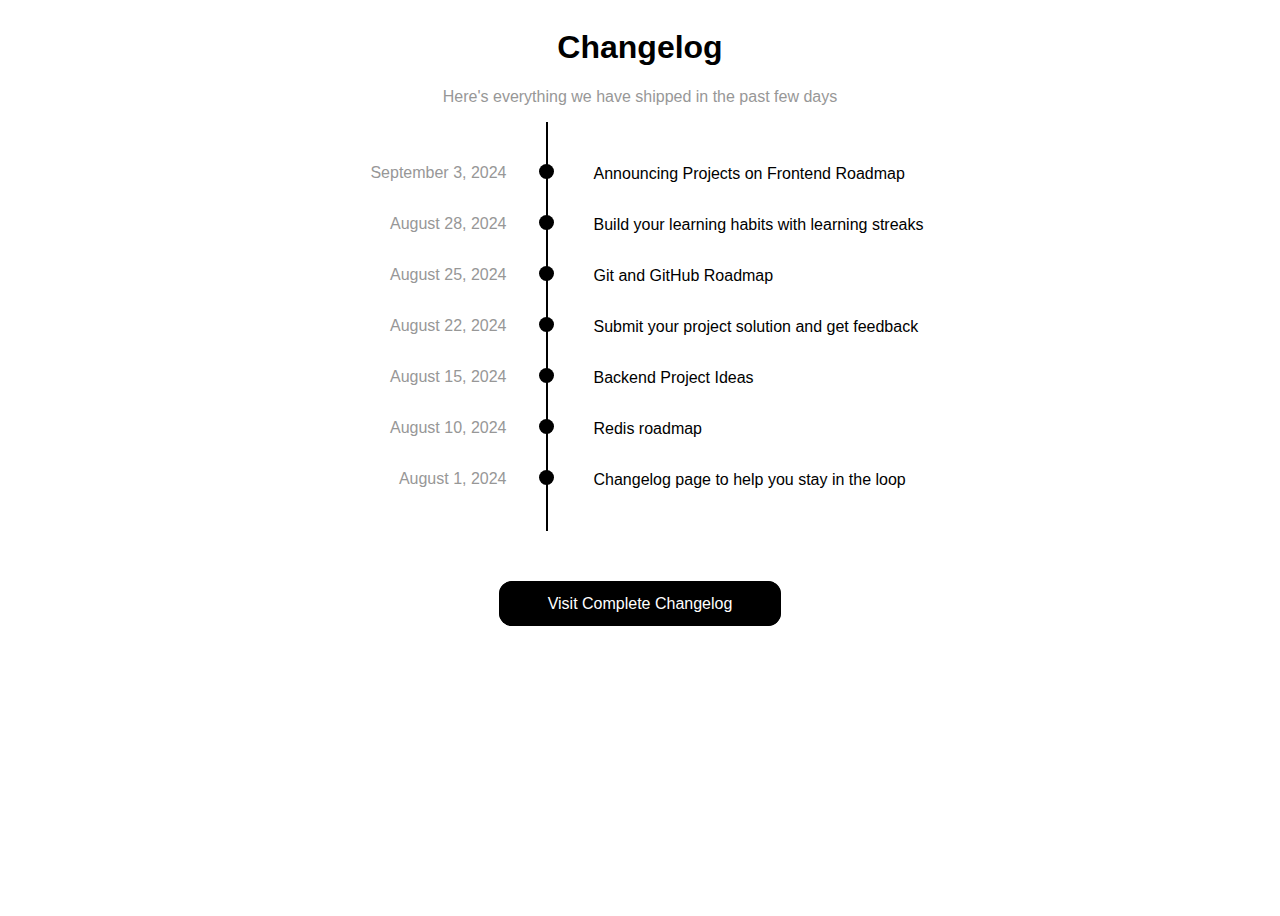
<file: index.html>
<!DOCTYPE html>
<html lang="en">
<head>
    <meta charset="UTF-8">
    <meta name="description" content="A changelog component to detail new changes">
    <meta name="viewport" content="width=device-width, initial-scale=1.0">
    <meta name="robots" content="index, follow">
    <meta property="og:title" content="Changelog Component">
    <meta property="og:description" content="A clean and professional changelog component.">
    <meta property="og:url" content="URL_to_resume_application">
    <title>Changelog Component</title>
    <link rel="stylesheet" href="./styles.css">
</head>
<body>
    <header>
              <h1>Changelog</h1>
        <p class="subtitle">Here's everything we have shipped in the past few days</p>
    </header>
    <main class="changelog-container">

        <section class="changelog-timeline">
            <div class="changelog-item">
                <span class="changelog-date">September 3, 2024</span>
                <span class="changelog-text">Announcing Projects on Frontend Roadmap</span>
            </div>
            <div class="changelog-item">
                <span class="changelog-date">August 28, 2024</span>
                <span class="changelog-text">Build your learning habits with learning streaks</span>
              </div>
              <div class="changelog-item">
                <span class="changelog-date">August 25, 2024</span>
                <span class="changelog-text">Git and GitHub Roadmap</span>
              </div>
              <div class="changelog-item">
                <span class="changelog-date">August 22, 2024</span>
                <span class="changelog-text">Submit your project solution and get feedback</span>
              </div>
              <div class="changelog-item">
                <span class="changelog-date">August 15, 2024</span>
                <span class="changelog-text">Backend Project Ideas</span>
              </div>
              <div class="changelog-item">
                <span class="changelog-date">August 10, 2024</span>
                <span class="changelog-text">Redis roadmap</span>
              </div>
              <div class="changelog-item">
                <span class="changelog-date">August 1, 2024</span>
                <span class="changelog-text">Changelog page to help you stay in the loop</span>
              </div>
        </section>
    </main>

    <footer><a href="./index.html" class="main-btn">Visit Complete Changelog</a></footer>
</body>
</html>
</file>
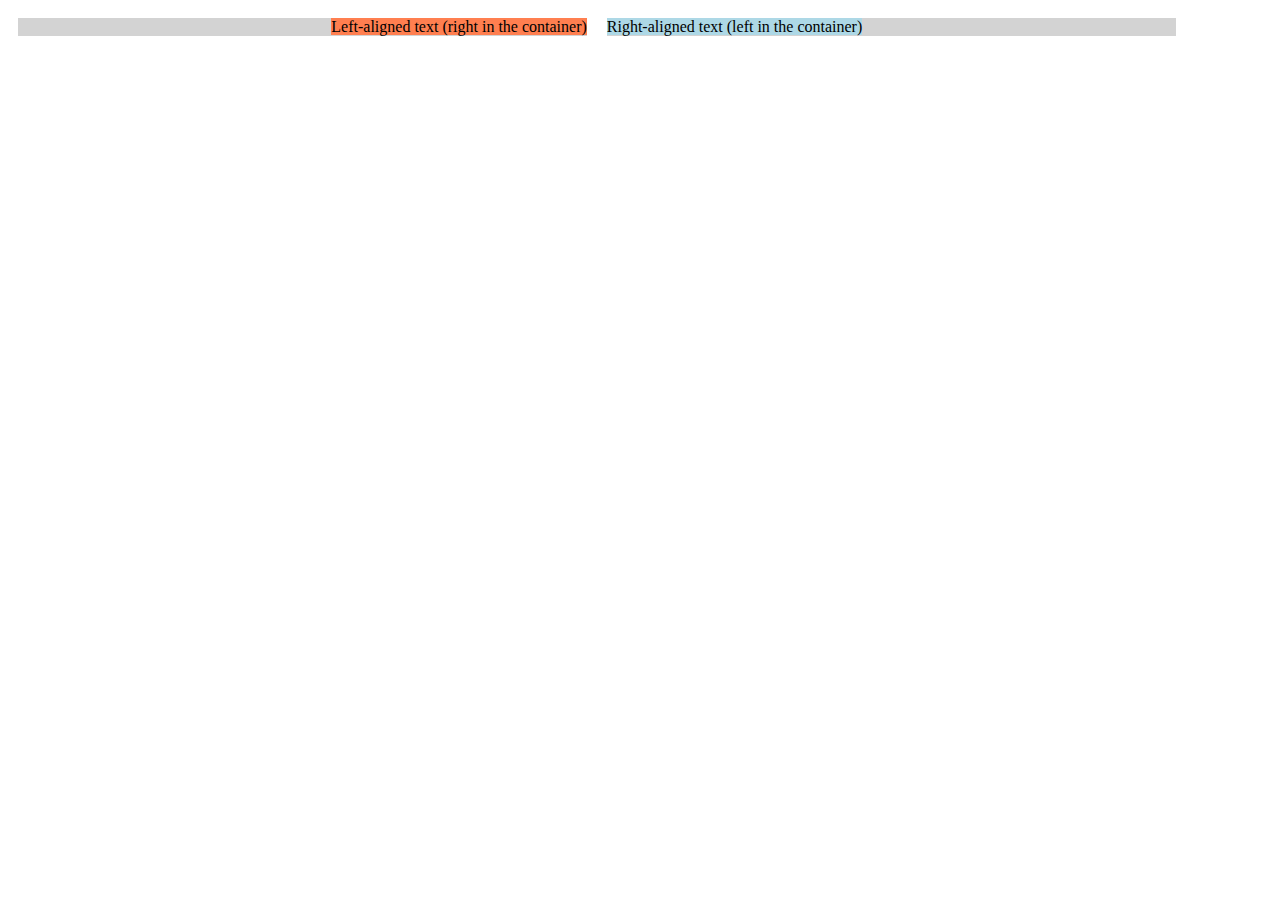
<file: test.html>
<html lang="en">
<head>
    <meta charset="UTF-8">
    <meta name="viewport" content="width=device-width, initial-scale=1.0">
    <title>Document</title>
</head>
<body>
    <div style="display: flex; width: 100%; padding: 10px; gap: 20px;">
        <div style="text-align: right; width: 45%; background: lightgray;">
          <span style="background: coral;">Left-aligned text (right in the container)</span>
        </div>
        <div style="text-align: left; width: 45%; background: lightgray;">
          <span style="background: lightblue;">Right-aligned text (left in the container)</span>
        </div>
      </div>
</body>
</html>
</file>
<file: styles.css>
:root {
    --background-color: #000;
    --accent: #979797;
}

* {
    box-sizing: border-box;
}

html {
    font-family: Arial, Helvetica, sans-serif
}

body {
    display: flex;
    align-items: center;
    flex-direction: column;
    min-height: 100vh;
}

header {
    text-align: center;
}

.subtitle {
    color: var(--accent);
}

.changelog-item {
    margin: 2rem;
    display: flex;
    gap: 2rem;
}


.changelog-text::before {
    content: "";
    height: 15px;
    width: 15px;
    background-color: var(--background-color);
    border-radius: 10px;
    display: inline-block;
    margin-right:40px;
}

.changelog-text {
    flex-grow: 2;
}

.changelog-date {
    color: var(--accent);
    width: 150px;
    text-align: right;
}

.changelog-timeline {
    position: relative;
    padding: 10px;
    margin-bottom: 4rem;
}

.changelog-timeline::before {
    content: '';
    position: absolute;
    top: 0;
    left: 231px; /* Align line with circles */
    width: 2px;
    height: 100%;
    background: #000;
  }

.main-btn {
    text-decoration: none;
    color: white;
    border: 1px solid black;
    background-color: var(--background-color);
    padding: 0.8rem 3rem;
    border-radius: 13px;
}

 footer {
    margin-bottom: 4rem;
}

@media (max-width: 678px) {

    .changelog-item {
        flex-direction: column;
        gap: 1rem;
        margin-right: 0;
    }

    .changelog-date {
        padding: 0 0 0 ;
        margin-left: 25px;
    }

    .changelog-text::before {
        margin-right: 20px;
    }

    .changelog-timeline::before {
        left: 50px;
    }
}

@media (max-width: 500px) {
    .changelog-item {
        font-size: 0.9rem;
        margin-left: 0;
        gap: 0.8rem;
    }

    .changelog-timeline::before {
        left: 16px;
    }
}
</file>
